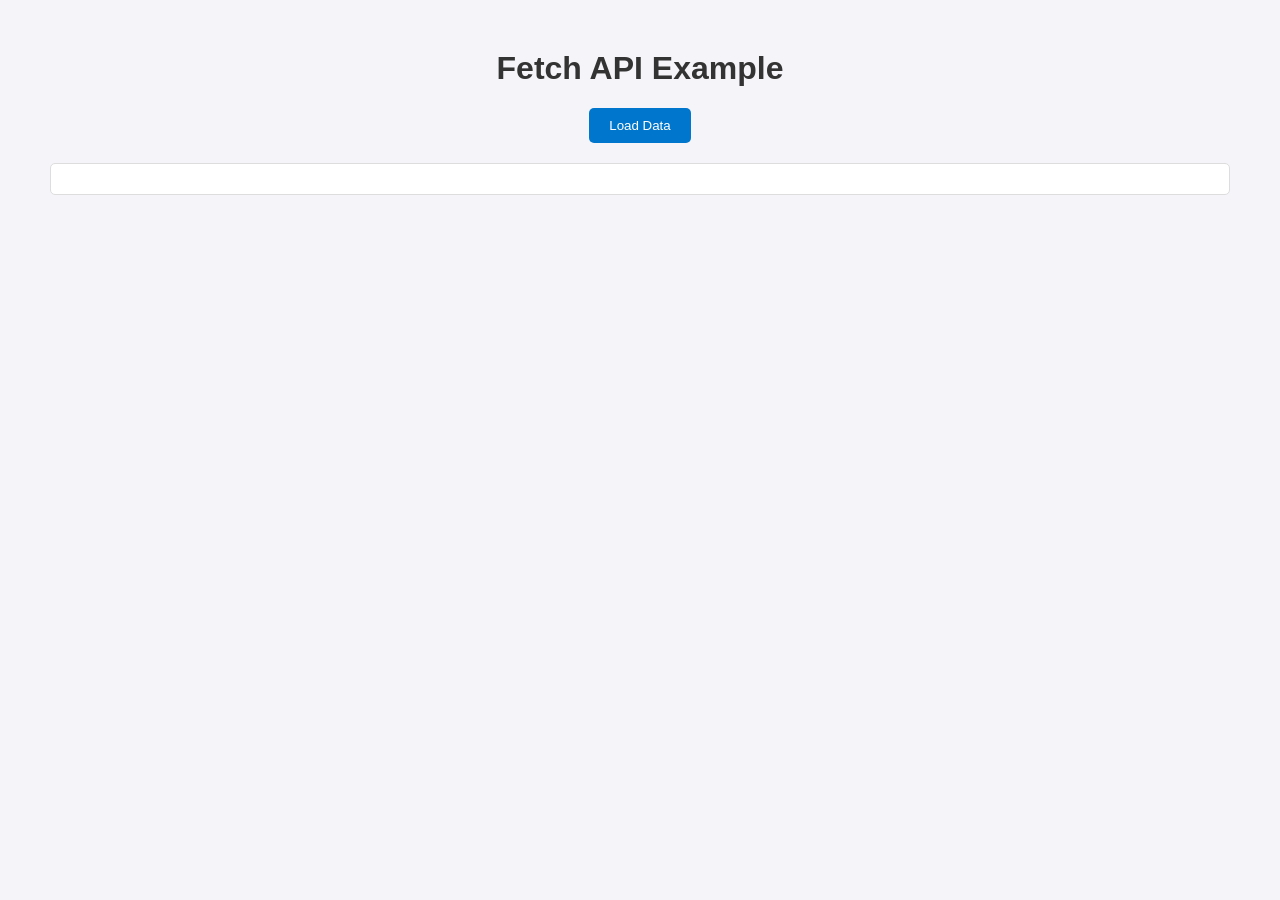
<file: index.html>
<!DOCTYPE html>
<html lang="en">
<head>
  <meta charset="UTF-8">
  <meta name="viewport" content="width=device-width, initial-scale=1.0">
  <title>Fetch API Demo</title>
  <link rel="stylesheet" href="style.css">
</head>
<body>
  <h1>Fetch API Example</h1>
  <button id="loadData">Load Data</button>
  <div id="output"></div>

  <script src="script.js"></script>
</body>
</html>
</file>
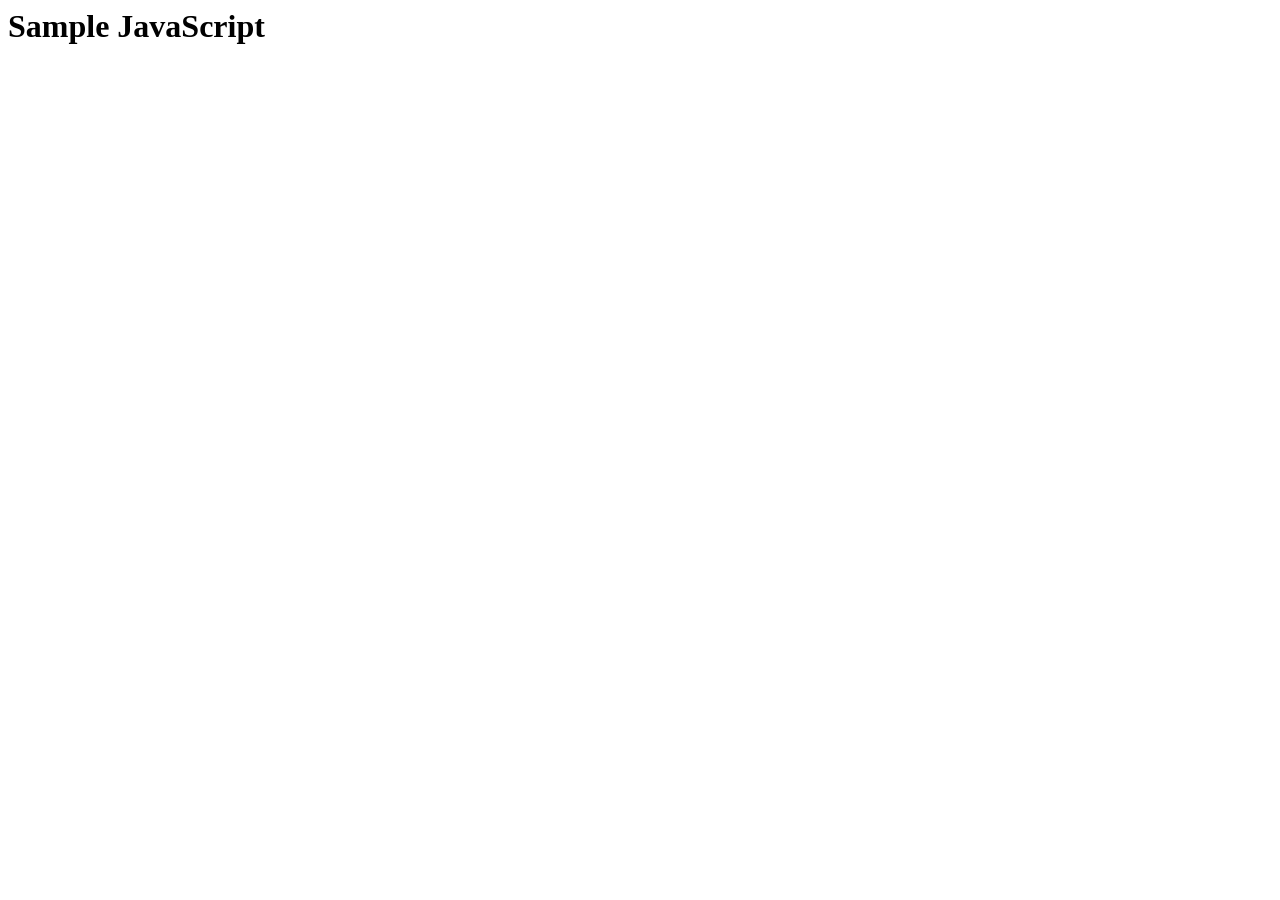
<file: advance-js.html>
<html>
  <head>
  	<script>
  		function forEachOfData(...numbers) {
  			numbers.forEach(num => console.log(num));
  		}

  		const sum = (...numbers) => {
			return numbers.reduce((acc, curr) => acc + curr, 5); 
		};

		console.log(sum(1, 2, 3, 4)); // 10


		const user = { name: "Alice", age: 25, City: "Paris" };

		const strUser = JSON.stringify(user);
		console.log("stringify json : " + strUser);



		//const { name, ...rest } = user;

		//let name = user.name;
		//let age = user.age
		//let city = user.city

		/*const {name, age, City, country} = user;

		console.log(`Name is: ${name}`);
		console.log(`Age is: ${age}`);
		console.log(`City is: ${City}`);
		*/

		const { name, ...rest } = user;
		console.log(`Name is: ${name}`);
		console.log(`Rest is: ${rest}`);
		console.log(`Age is: ${rest.age}`);
		console.log(`City is: ${rest.City}`);



		const arr1 = [1, 2, 3];
		const arr2 = [4, 5, 6];

		const arr3 = [...arr1, ...arr2];
		
		//arr1.forEach(data => arr3.push(data));
		//arr2.forEach(data => arr3.push(data));

		for(var lp = 0; lp < arr1.length; lp++) {
			arr3[lp] = arr1[lp];
		}

		const original = [1, 2, 3];  // #12234
		const copy = [...original];  // #1243243

		copy.push(4); 

		console.log(original); // [1, 2, 3]
		console.log(copy); 

		//OBJECT MERGING
		const obj1 = { name: "Alice", age: 25 };
		const obj2 = { city: "Paris", age: 30 }; 
		//const obj3 = { name: "Alice", city: "Paris", age: 30}
		const obj3 = {...obj2, ...obj1 };
		console.log("OBJECT 3: " + JSON.stringify(obj3));


		const numbers = [1, 2, 3, 4, [8, 7, 6]];
		//const second = numbers[1];
		//const fourth = numbers[3];

		const [,second,,fourth, five, six=6, seven] = [...numbers];
		const [fiveDup, six1, seven1] = [...five]
		console.log(`Second: ${second}`);
		console.log(`Fourth: ${fourth}`);

		const [first, ...rest1] = numbers;
		console.log(`first: ${first}`);
		console.log(`rest: ${rest1}`);

		const {name:userName, age: userAge} = user;
		console.log(`UserName: ${userName}`);
		console.log(`UserAge: ${userAge}`);


		fetch("https://jsonplaceholder.typicode.com/posts/1")
    	.then(response => response.json())
    	.then(data => {
    		const{title, body, listOfAddress} = data;
    		const responseFinal = [...obj1, ...obj2]
      		document.getElementById("output").innerHTML = `
        	<h2>${title}</h2>
        	<p>${body}</p>

      	`;
    	})

  	</script>
  </head>
  <body>
  	<h1>Sample JavaScript</h1>
  </body>
</html>
</file>
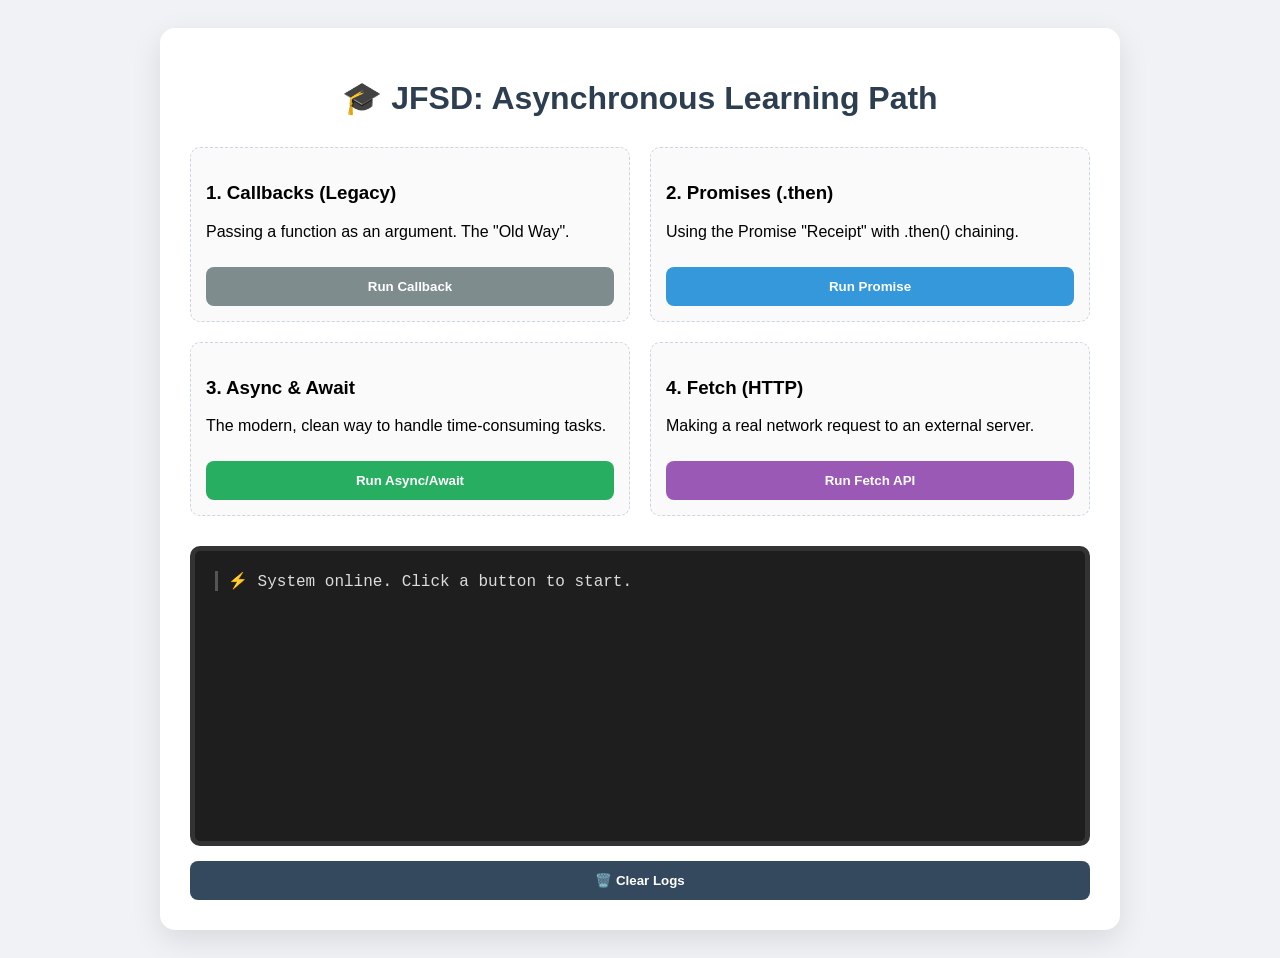
<file: aysnc_model.html>
<!DOCTYPE html>
<html lang="en">
<head>
    <meta charset="UTF-8">
    <meta name="viewport" content="width=device-width, initial-scale=1.0">
    <title>JFSD - Ultimate Async Lab</title>
    <style>
        body { font-family: 'Segoe UI', sans-serif; background-color: #f0f2f5; padding: 20px; }
        .container { max-width: 900px; margin: auto; background: white; padding: 30px; border-radius: 15px; box-shadow: 0 10px 30px rgba(0,0,0,0.1); }
        h1 { text-align: center; color: #2c3e50; margin-bottom: 30px; }
        
        .grid { display: grid; grid-template-columns: 1fr 1fr; gap: 20px; }
        .section { padding: 15px; border: 1px dashed #cbd5e0; border-radius: 10px; background: #fafafa; }
        
        button { width: 100%; padding: 12px; margin-top: 10px; border: none; border-radius: 8px; cursor: pointer; font-weight: bold; color: white; transition: 0.2s; }
        .btn-callback { background-color: #7f8c8d; } /* Grey for Legacy */
        .btn-promise { background-color: #3498db; }  /* Blue for Promises */
        .btn-async { background-color: #27ae60; }    /* Green for Modern */
        .btn-fetch { background-color: #9b59b6; }    /* Purple for API */
        button:hover { opacity: 0.8; transform: translateY(-2px); }

        /* THE CONSOLE BOX */
        #display-console { 
            background-color: #1e1e1e; 
            color: #dcdcdc; 
            padding: 20px; 
            border-radius: 10px; 
            height: 250px; 
            margin-top: 30px;
            font-family: 'Consolas', monospace;
            border: 5px solid #333;
            /* overflow-y: scroll will show the bar even when empty */
            overflow-y: auto; 
        }

        /* Styling the scrollbar for better visibility */
        #display-console::-webkit-scrollbar { width: 10px; }
        #display-console::-webkit-scrollbar-thumb { background: #555; border-radius: 5px; }

        .log-entry { margin-bottom: 8px; border-left: 3px solid #555; padding-left: 10px; }
        .success { color: #2ecc71; border-left-color: #2ecc71; }
        .error { color: #e74c3c; border-left-color: #e74c3c; }
        .highlight { color: #f1c40f; }
    </style>
</head>
<body>

<div class="container">
    <h1>🎓 JFSD: Asynchronous Learning Path</h1>

    <div class="grid">
        <div class="section">
            <h3>1. Callbacks (Legacy)</h3>
            <p>Passing a function as an argument. The "Old Way".</p>
            <button class="btn-callback" onclick="runCallbackDemo()">Run Callback</button>
        </div>

        <div class="section">
            <h3>2. Promises (.then)</h3>
            <p>Using the Promise "Receipt" with .then() chaining.</p>
            <button class="btn-promise" onclick="runPromiseDemo()">Run Promise</button>
        </div>

        <div class="section">
            <h3>3. Async & Await</h3>
            <p>The modern, clean way to handle time-consuming tasks.</p>
            <button class="btn-async" onclick="runAsyncAwaitDemo()">Run Async/Await</button>
        </div>

        <div class="section">
            <h3>4. Fetch (HTTP)</h3>
            <p>Making a real network request to an external server.</p>
            <button class="btn-fetch" onclick="runFetchDemo()">Run Fetch API</button>
        </div>
    </div>

    <div id="display-console">
        <div class="log-entry">⚡ System online. Click a button to start.</div>
    </div>
    
    <button onclick="clearConsole()" style="background-color: #34495e; margin-top: 15px;">🗑️ Clear Logs</button>
</div>

<script>
    const consoleBox = document.getElementById('display-console');

    function log(msg, type = '') {
        const div = document.createElement('div');
        div.className = `log-entry ${type}`;
        div.innerHTML = `[${new Date().toLocaleTimeString()}] ${msg}`;
        consoleBox.appendChild(div);
        consoleBox.scrollTop = consoleBox.scrollHeight; // Auto-scroll to bottom
    }

    function clearConsole() {
        consoleBox.innerHTML = '<div class="log-entry">⚡ Logs Cleared.</div>';
    }

    // --- 1. CALLBACK CODE ---
    function fastFoodProcess(orderName, callback) {
        log(`🍔 Callback: Starting ${orderName}...`);
        setTimeout(() => {
            log(`🍔 Callback: ${orderName} is ready!`, 'highlight');
            callback(); // Executing the function passed as an argument
        }, 5000);
    }

    function runCallbackDemo() {
        fastFoodProcess("Burger", () => {
            log("✅ Success: Callback executed successfully!", "success");
        });
    }

    // --- 2. PROMISE CODE (Shared for 2 & 3) ---
    const checkStock = () => {
        return new Promise((resolve, reject) => {
            log("📦 Promise: Checking Warehouse...");
            let randomValue = Math.random();
            console.log(`CheckStock randomValue ${randomValue} `);
            let found = randomValue > 0.4;
            setTimeout(() => {
                found ? resolve("Item Found!") : reject("Out of Stock!");
            }, 5000);
        });
    };

    function runPromiseDemo() {
        log("🔵 Testing with .then()...");
        checkStock()
            .then(res => {
                log(res, "success");

                checkStock()
                .then(res => {
                    log(res, "success");
                    
                    checkStock()
                        .then(res => log(res, "success"))
                        .catch(err => log(err, "error"));
                })
                .catch(err => log(err, "error"));
        })
            .catch(err => log(err, "error"));
    }

    // --- 3. ASYNC/AWAIT CODE ---
    async function runAsyncAwaitDemo() {
        log("🟢 Testing with Async/Await...");
        try {
            let result = await checkStock();
            log(result, "success");
            result = await checkStock();
            log(result, "success");
            result = await checkStock();
            log(result, "success");
        } catch (err) {
            log(err, "error");
        }
    }

    // --- 4. FETCH API CODE ---
    async function runFetchDemo() {
        log("🟣 Calling JSONPlaceholder API...");
        try {
            const response = await fetch('https://jsonplaceholder.typicode.com/posts/1');
            if(response.status !== 200) throw new Error("Network Failed");
            const data = await response.json();
            log(`Fetched Title: ${data.title.substring(0,25)}...`, "success");
        } catch (err) {
            log(err.message, "error");
        }
    }
</script>

</body>
</html>
</file>
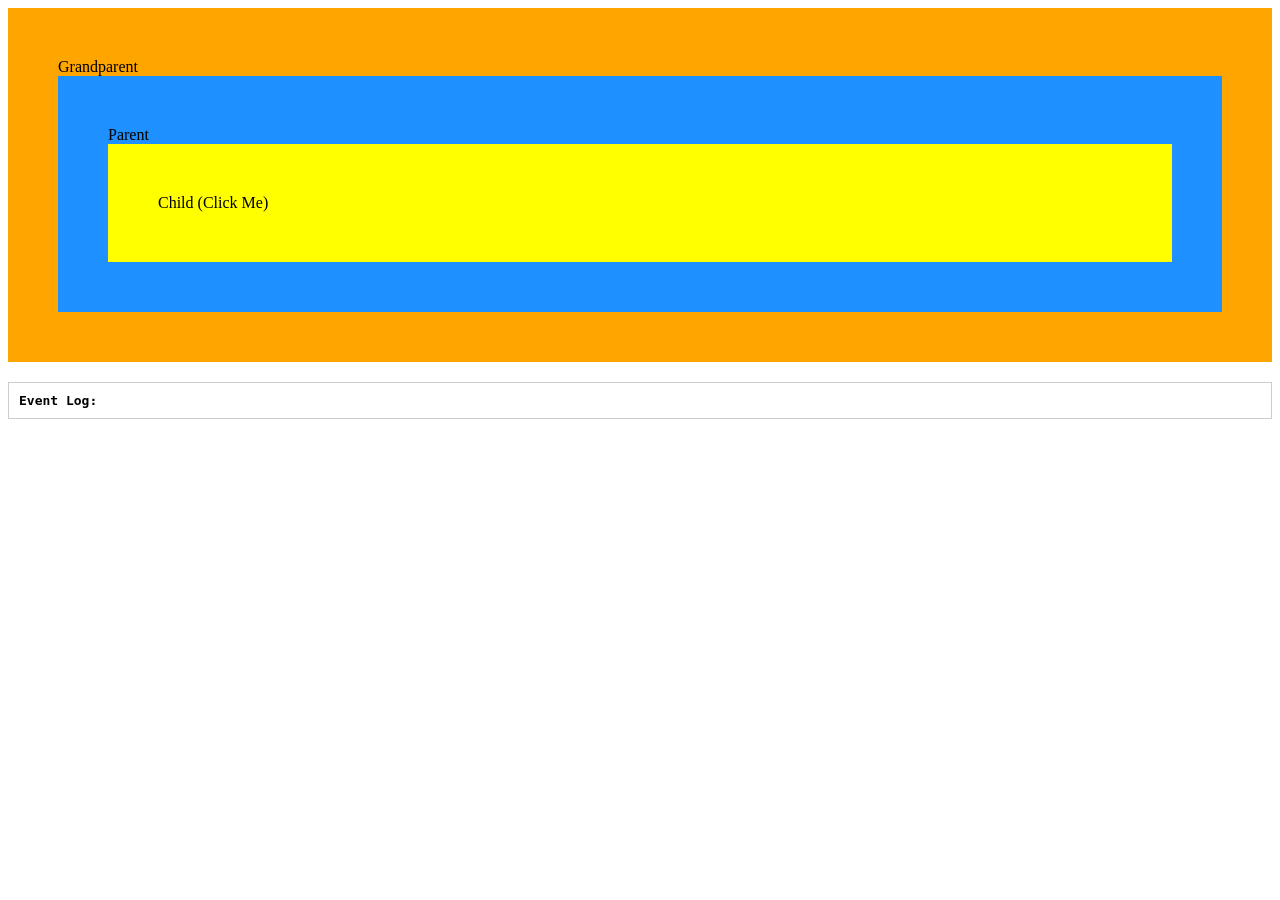
<file: event-capturing-js.html>
<html>
  <head>
  </head>
  <body>
    <div id="orange" style="padding: 50px; background: orange;">
      Grandparent
      <div id="blue" style="padding: 50px; background: dodgerblue;">
        Parent
        <div id="yellow" style="padding: 50px; background: yellow;">
          Child (Click Me)
        </div>
      </div>
    </div>

    <div id="log" style="margin-top: 20px; font-family: monospace; border: 1px solid #ccc; padding: 10px;">
      <b>Event Log:</b><br>
    </div>

    <script>
        const log = document.getElementById('log');

        function handleEvent(e) {
          // e.currentTarget = The element currently "feeling" the click
          // e.eventPhase = 1 (Capturing), 2 (Target), 3 (Bubbling)

          //e.stopPropagation();
          
          const phaseName = e.eventPhase === 1 ? "CAPTURING ⬇️" : "BUBBLING 🫧";
          const message = `${phaseName}: Handled by ${e.currentTarget.id}`;
          
          console.log(message);
          log.innerHTML += message + "<br>";
        }

        // We attach TWO listeners to every element to see the full "U-Turn"
        const divs = document.querySelectorAll('div');

        divs.forEach(div => {
          // 1. Listen for the Capturing Phase (Downwards)
          div.addEventListener('click', handleEvent, { capture: true });
          
          // 2. Listen for the Bubbling Phase (Upwards)
          div.addEventListener('click', handleEvent, { capture: false });
        });
    </script>
  </body>
</html>
</file>
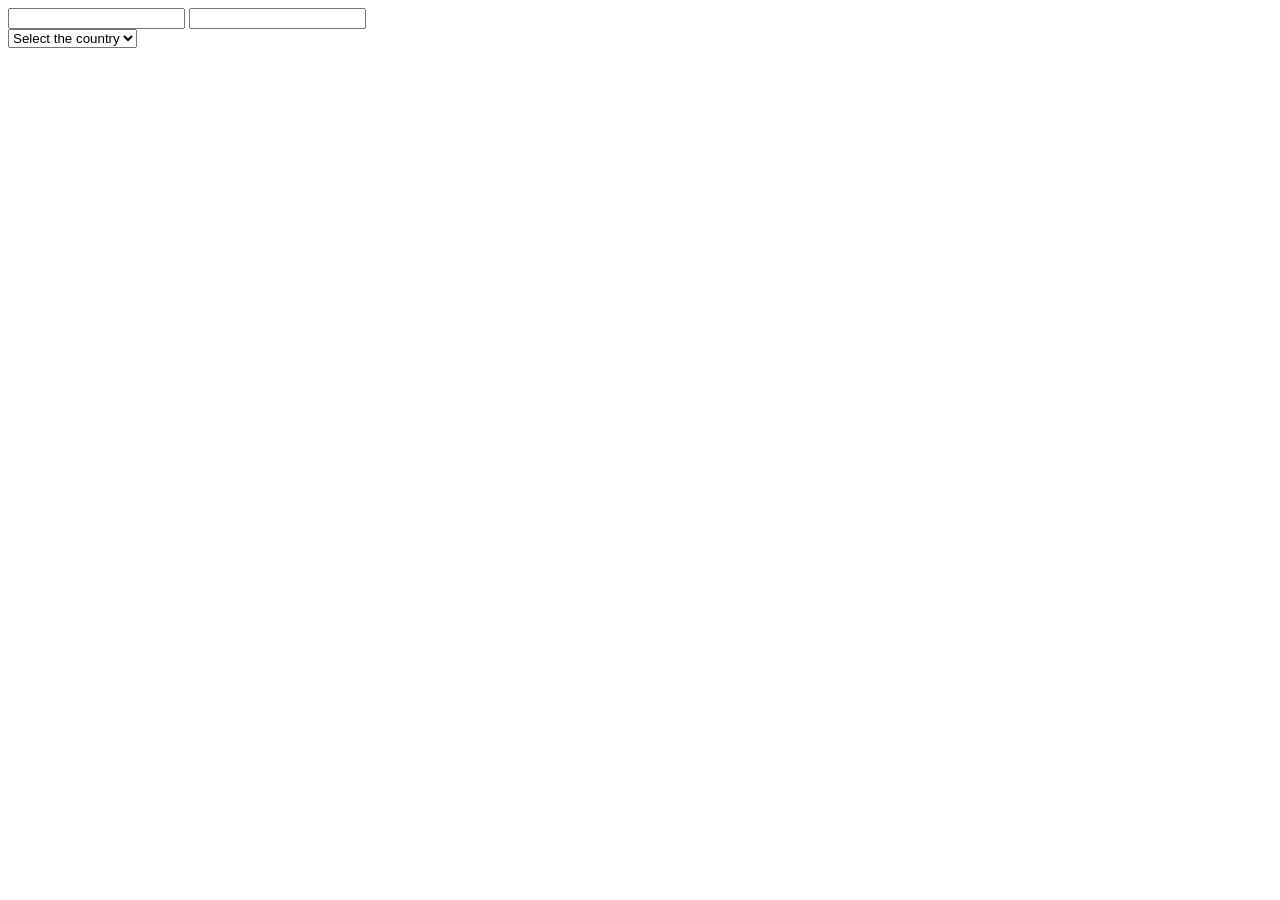
<file: key-event-demo.html>
<html>
	<head>
		<script>
        function callFn(events) {
            console.log(events)
            let list = ["India", "Indonesia", "America"];
            let options = "<option>Select the country</option>";
            	list.forEach(countryName => {
            		if(countryName.startsWith(events.key)) {
            			options += `<option>${countryName}</option>`;
            		}
            	});

            	let countryOptionsObj = document.getElementById("country");
            	countryOptionsObj.innerHTML = options;
            	countryOptionsObj.addEventListener('change', (events) => {
    				console.log(events);
    				console.log(countryOptionsObj.value);
				});


            if(events.key === 'i' || events.key === 'I') {
            	document.getElementById("outputBox").value = "India";
            } else {
            	document.getElementById("outputBox").value = "";
            }
        }
    </script>
	</head>
	<body>
		<div>
			<input type="text" name="demoBox" id="demoBox" onkeydown="callFn(event)">
			<input type="text" name="outputBox" id="outputBox">
		</div>

		<div>
			<select name="country" id="country">
				<option>Select the country</option>
			</select>
		</div>
		<script>
			let demoBoxObj = document.getElementById("demoBox");
			demoBoxObj.addEventListener("keypress", (events) => {
				console.log(events);
			});
			demoBoxObj.addEventListener("keyup", (events) => {
				console.log(events);
			});
			demoBoxObj.addEventListener("keydown", (events) => {
				console.log(events);
			});
			demoBoxObj.addEventListener("mouseover", (events) => {
				console.log(events);
			});
		</script>
	</body>
</html>
</file>
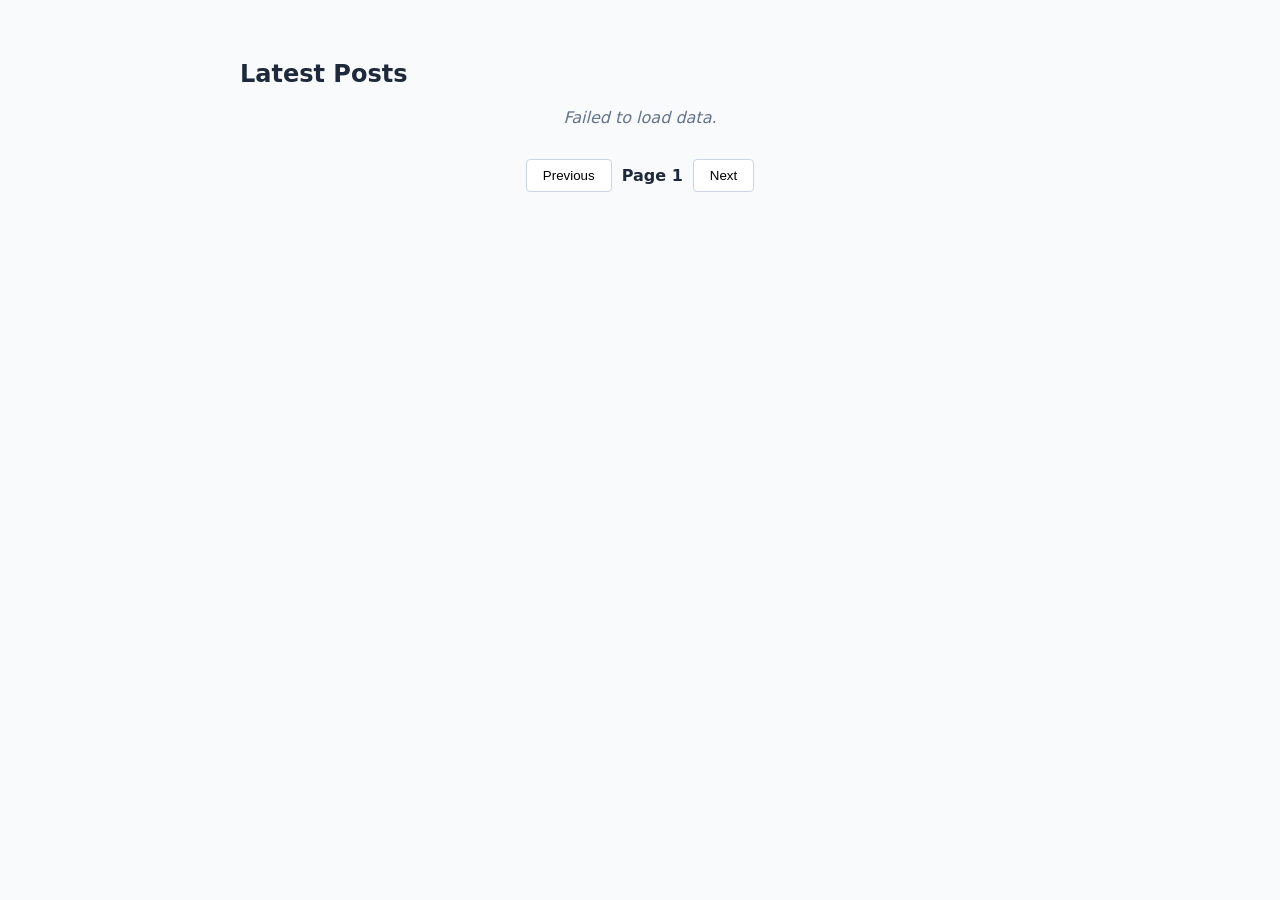
<file: post_method_pagination_example.html>
<!DOCTYPE html>
<html lang="en">
<head>
    <meta charset="UTF-8">
    <meta name="viewport" content="width=device-width, initial-scale=1.0">
    <title>Post Navigator | Pagination Demo</title>
    <style>
        :root {
            --primary: #2563eb;
            --bg: #f8fafc;
            --text: #1e293b;
        }
        body { font-family: system-ui, sans-serif; background: var(--bg); color: var(--text); padding: 2rem; }
        .container { max-width: 800px; margin: 0 auto; }
        .card { background: white; padding: 1.5rem; margin-bottom: 1rem; border-radius: 8px; box-shadow: 0 1px 3px rgba(0,0,0,0.1); }
        .controls { display: flex; justify-content: center; gap: 10px; margin-top: 2rem; align-items: center; }
        button { padding: 8px 16px; cursor: pointer; border: 1px solid #cbd5e1; background: white; border-radius: 4px; transition: 0.2s; }
        button:hover:not(:disabled) { background: var(--primary); color: white; border-color: var(--primary); }
        button:disabled { opacity: 0.5; cursor: not-allowed; }
        #page-info { font-weight: 600; }
        .loader { text-align: center; font-style: italic; color: #64748b; }
    </style>
</head>
<body>

<div class="container">
    <h2>Latest Posts</h2>
    <div id="content" class="loader">Initialising data...</div>

    <div class="controls">
        <button id="prevBtn" onclick="changePage(-1)">Previous</button>
        <span id="page-info">Page 1</span>
        <button id="nextBtn" onclick="changePage(1)">Next</button>
    </div>
</div>

<script>
    let allPosts = [];
    let currentPage = 1;
    const recordsPerPage = 5;

    // Fetching data using POST as requested
    async function fetchPosts() {
        try {
            const response = await fetch('https://jsonplaceholder.typicode.com/posts', {
                method: 'POST',
                body: JSON.stringify({
                    requestType: 'fetch_all', // Example body type
                    limit: 10000
                }),
                headers: {
                    'Content-type': 'application/json; charset=UTF-8',
                },
            });
            console.log(response.body);
            
            // Note: JSONPlaceholder returns the dummy ID created on POST.
            // For this demo to be visual, we'll fallback to a GET if POST returns empty 
            // or just use the mock logic to handle the data structure.
            const data = await fetch('https://jsonplaceholder.typicode.com/posts').then(res => res.json());
            allPosts = data;
            renderTable();
        } catch (error) {
            document.getElementById('content').innerText = "Failed to load data.";
            console.error("Error:", error);
        }
    }

    function renderTable() {
        const content = document.getElementById('content');
        const pageInfo = document.getElementById('page-info');
        
        // Calculate indexes
        const startIndex = (currentPage - 1) * recordsPerPage;
        const endIndex = startIndex + recordsPerPage;
        const paginatedItems = allPosts.slice(startIndex, endIndex);

        content.innerHTML = paginatedItems.map(post => `
            <div class="card">
                <small>#${post.id}</small>
                <h3>${post.title}</h3>
                <p>${post.body}</p>
            </div>
        `).join('');

        pageInfo.innerText = `Page ${currentPage} of ${Math.ceil(allPosts.length / recordsPerPage)}`;
        
        // Button States
        document.getElementById('prevBtn').disabled = currentPage === 1;
        document.getElementById('nextBtn').disabled = endIndex >= allPosts.length;
    }

    function changePage(step) {
        currentPage += step;
        renderTable();
        window.scrollTo({ top: 0, behavior: 'smooth' });
    }

    // Initial Load
    fetchPosts();
</script>

</body>
</html>
</file>
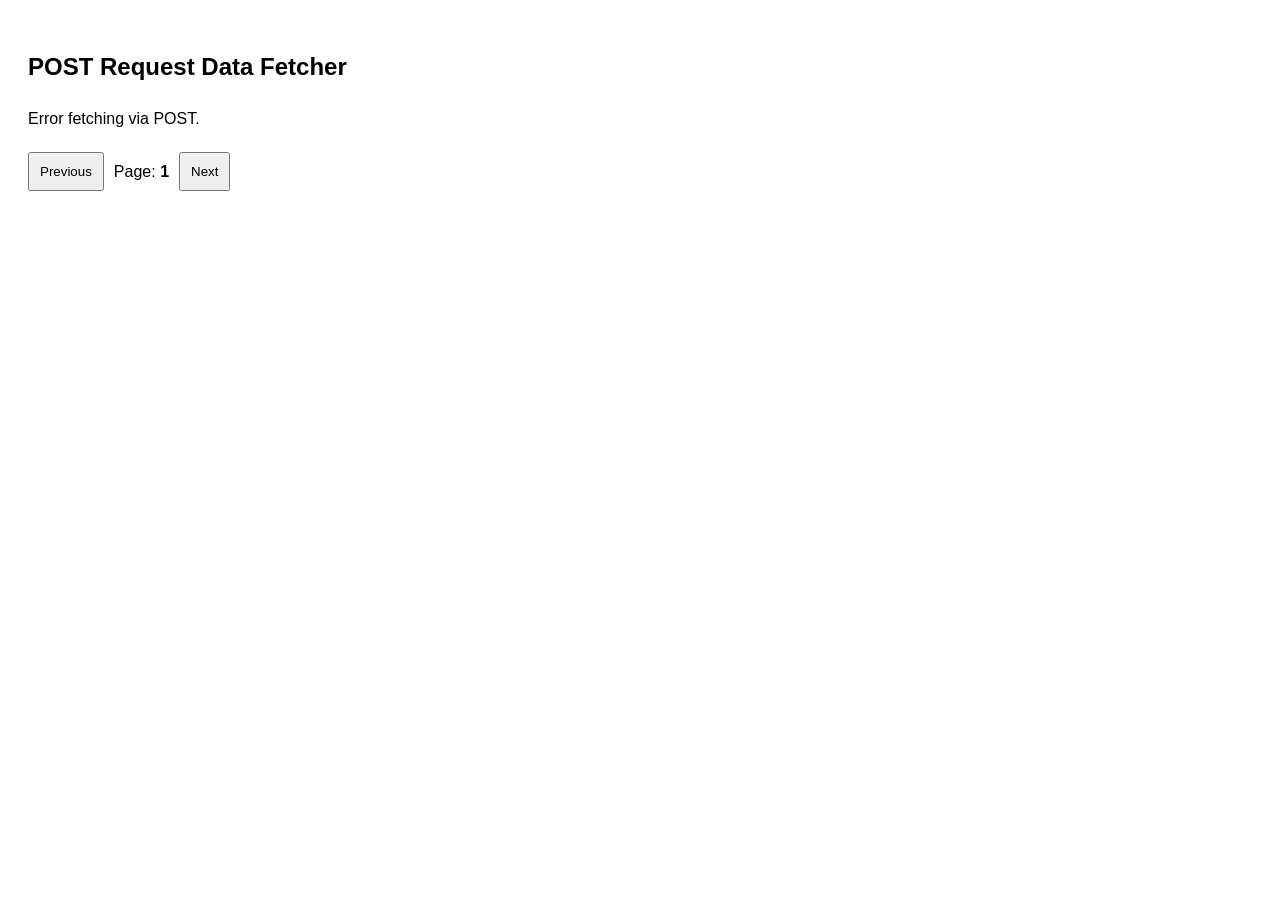
<file: post_method_pagination_example_2.html>
<!DOCTYPE html>
<html lang="en">
<head>
    <meta charset="UTF-8">
    <title>POST Method Pagination</title>
    <style>
        body { font-family: sans-serif; padding: 20px; line-height: 1.6; }
        .post-card { border: 1px solid #ddd; padding: 15px; margin-bottom: 10px; border-left: 5px solid #2563eb; }
        .pagination { margin-top: 20px; display: flex; gap: 10px; align-items: center; }
        button { padding: 10px; cursor: pointer; }
        .payload-note { font-size: 0.8rem; color: #666; background: #eee; padding: 5px; }
    </style>
</head>
<body>

    <h2>POST Request Data Fetcher</h2>
    <div id="app">
        <div id="results"></div>
        
        <div class="pagination">
            <button onclick="fetchWithPost(currentPage - 1)" id="prevBtn">Previous</button>
            <span>Page: <strong id="pageDisplay">1</strong></span>
            <button onclick="fetchWithPost(currentPage + 1)" id="nextBtn">Next</button>
        </div>
    </div>

<script>
    let currentPage = 1;
    const limit = 1; // Since POST returns 1 created object on this API

    async function fetchWithPost(page) {
        if (page < 1) return;
        
        const resultsDiv = document.getElementById('results');
        resultsDiv.innerHTML = "<em>Sending POST request...</em>";

        try {
            // Following the request body types for a POST creation/filter
            const response = await fetch('https://jsonplaceholder.typicode.com/posts', {
                method: 'POST',
                headers: { 'Content-type': 'application/json; charset=UTF-8' },
                body: JSON.stringify({
                    title: `Requesting Page ${page}`,
                    body: `This content was fetched via POST method at ${new Date().toLocaleTimeString()}`,
                    userId: 1,
                    requestedPage: page // Custom property in payload
                }),
            });

            const postData = await response.json();
            currentPage = page;
            render(postData);
        } catch (err) {
            resultsDiv.innerHTML = "Error fetching via POST.";
        }
    }

    function render(data) {
        const resultsDiv = document.getElementById('results');
        document.getElementById('pageDisplay').innerText = currentPage;
        
        // Rendering the exact object returned by the POST request
        resultsDiv.innerHTML = `
            <div class="post-card">
                <div class="payload-note">Server Response ID: ${data.id}</div>
                <h3>${data.title}</h3>
                <p>${data.body}</p>
                <p><strong>Meta:</strong> Simulated fetch for page ${data.requestedPage}</p>
            </div>
        `;
        
        // Simple toggle for the prev button
        document.getElementById('prevBtn').disabled = currentPage === 1;
    }

    // Initial call
    fetchWithPost(1);
</script>
</body>
</html>
</file>
<file: style.css>
body {
  font-family: Arial, sans-serif;
  text-align: center;
  margin: 50px;
  background-color: #f4f4f9;
}

h1 {
  color: #333;
}

button {
  padding: 10px 20px;
  background: #0077cc;
  color: white;
  border: none;
  cursor: pointer;
  border-radius: 5px;
}

button:hover {
  background: #005fa3;
}

#output {
  margin-top: 20px;
  padding: 15px;
  background: #fff;
  border: 1px solid #ddd;
  border-radius: 5px;
}
</file>
